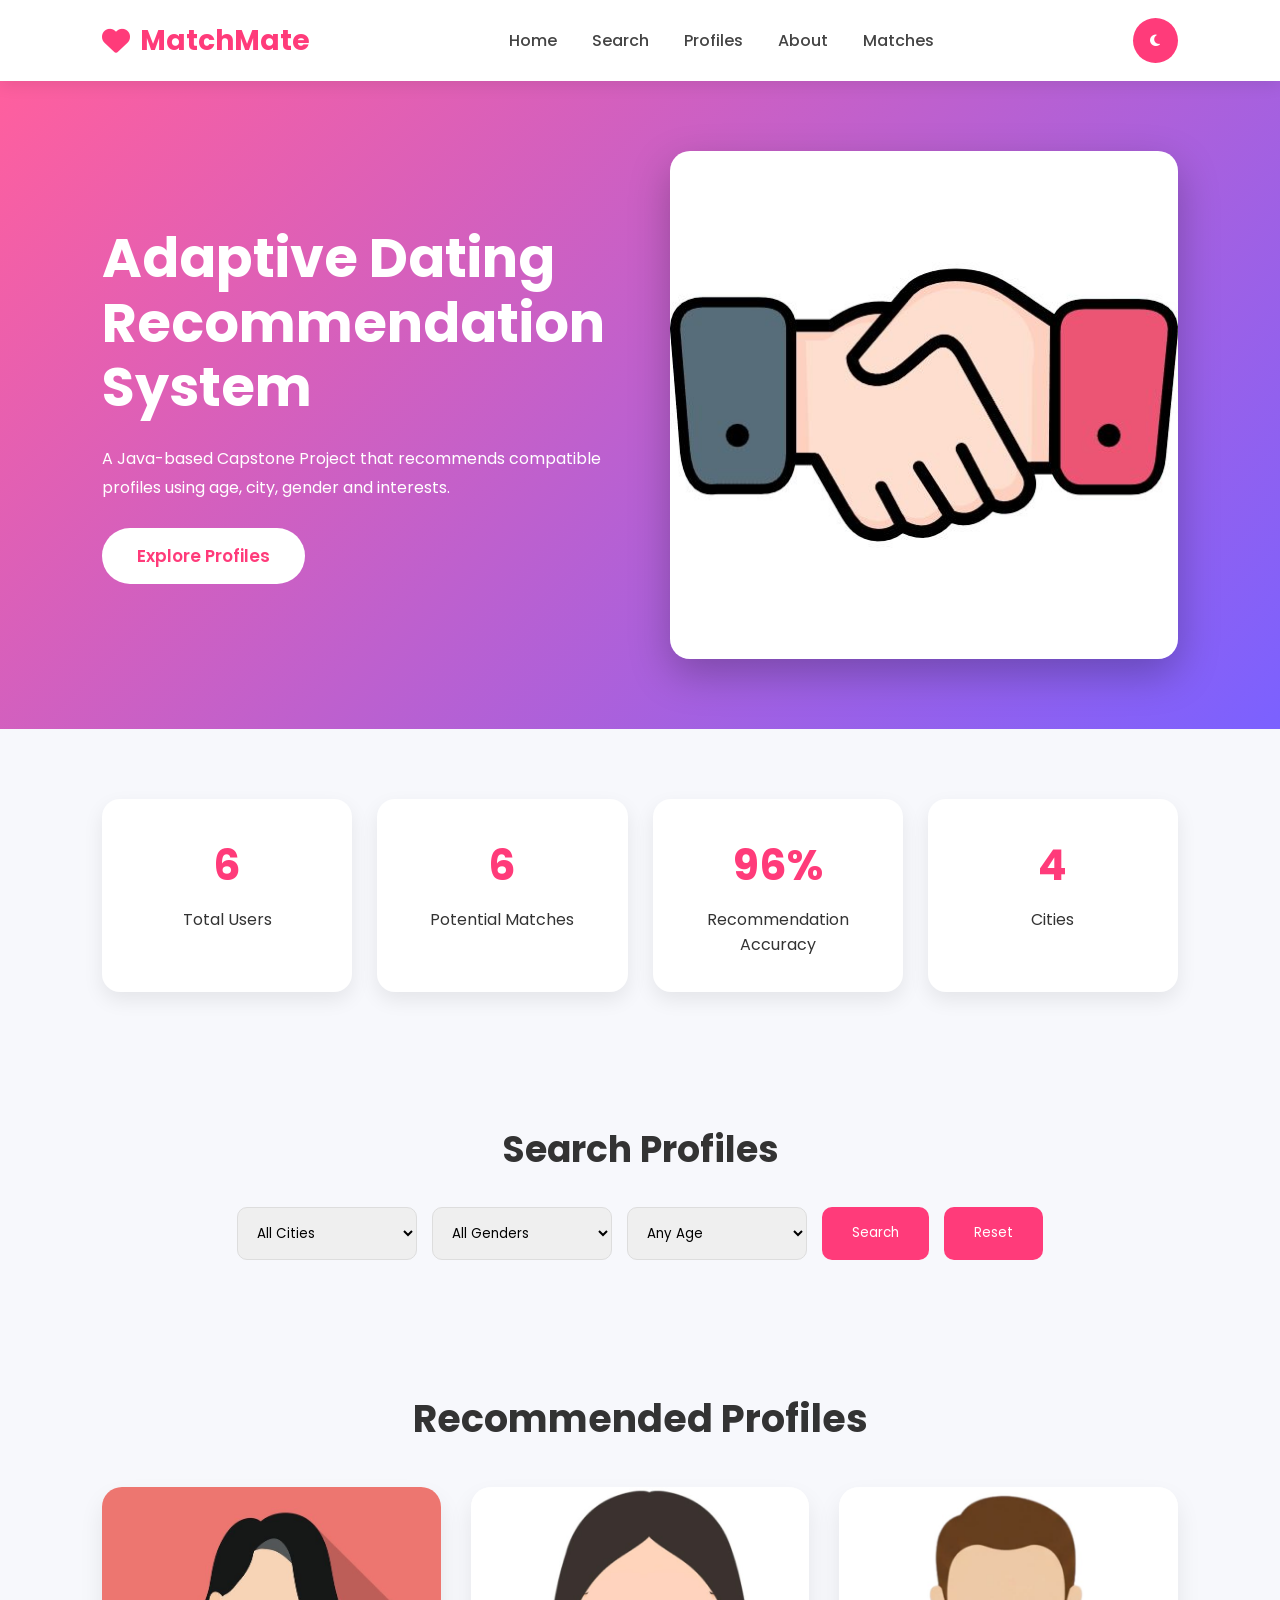
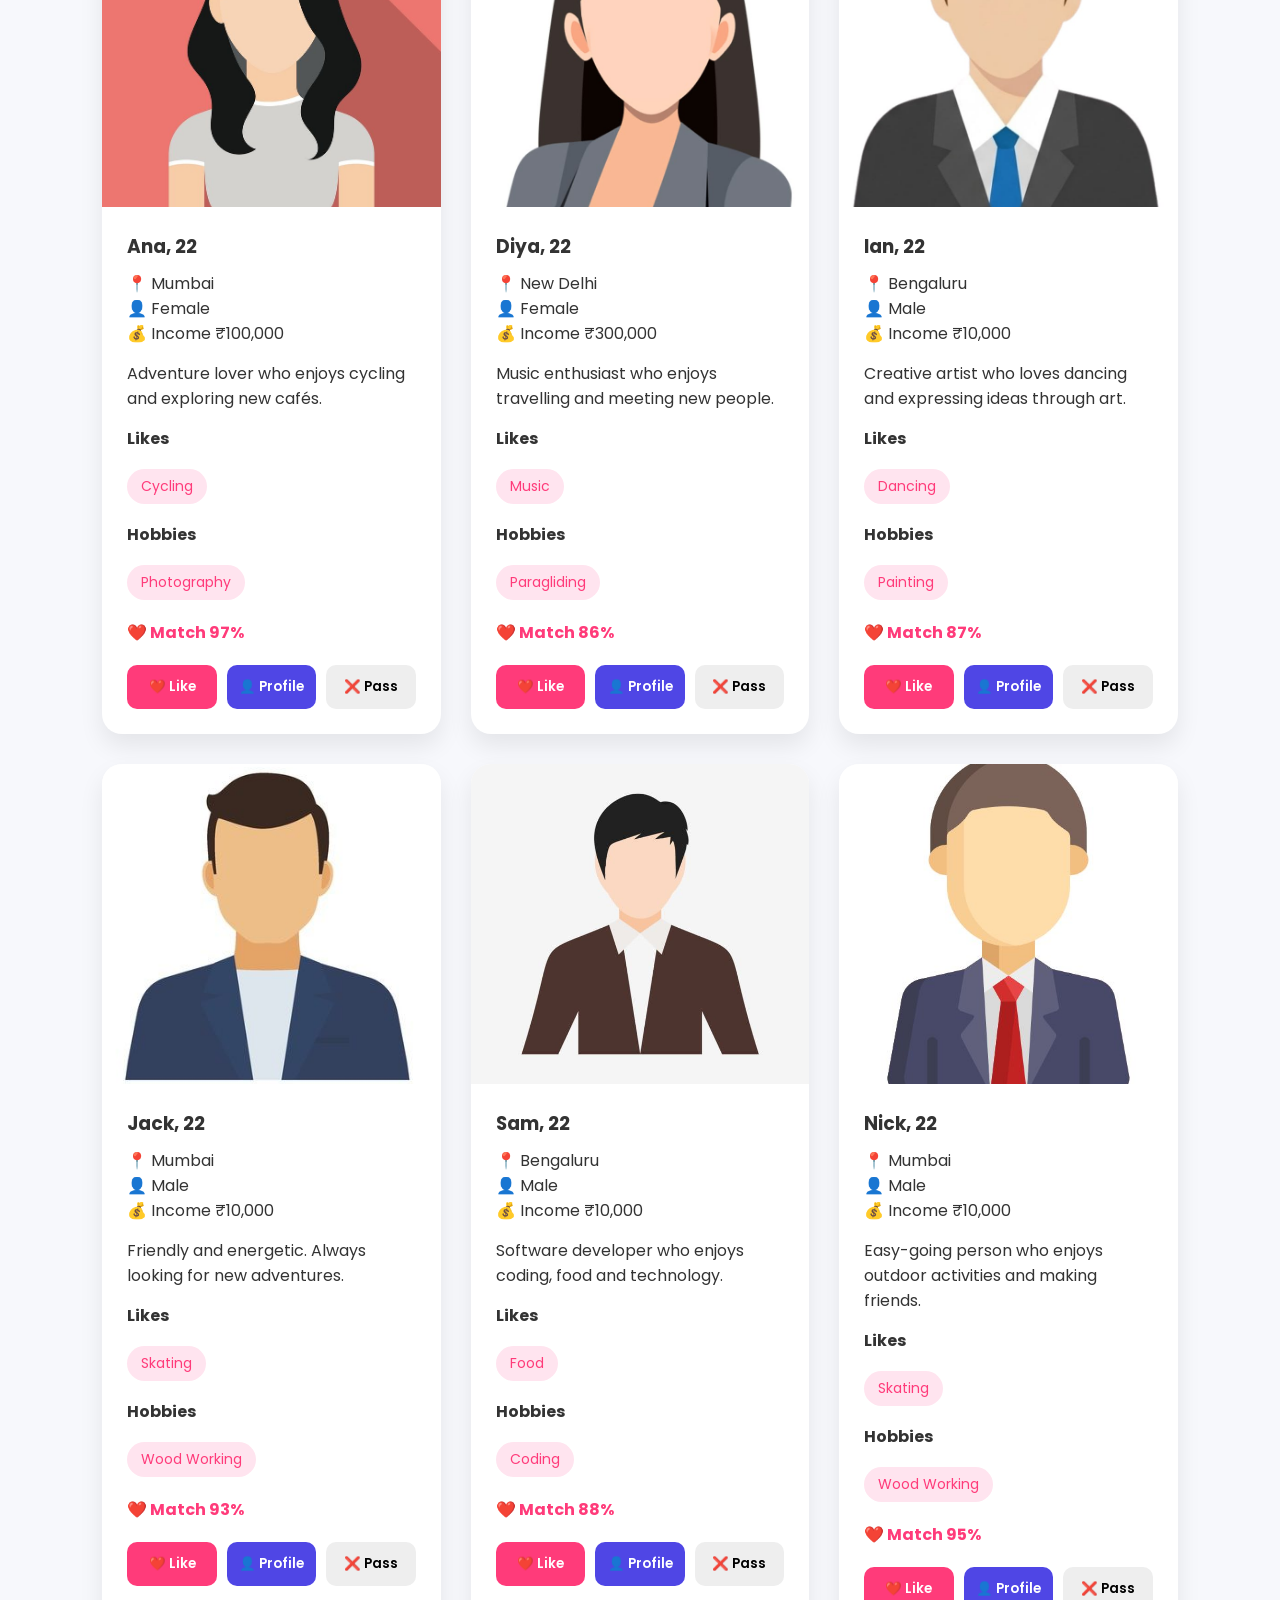
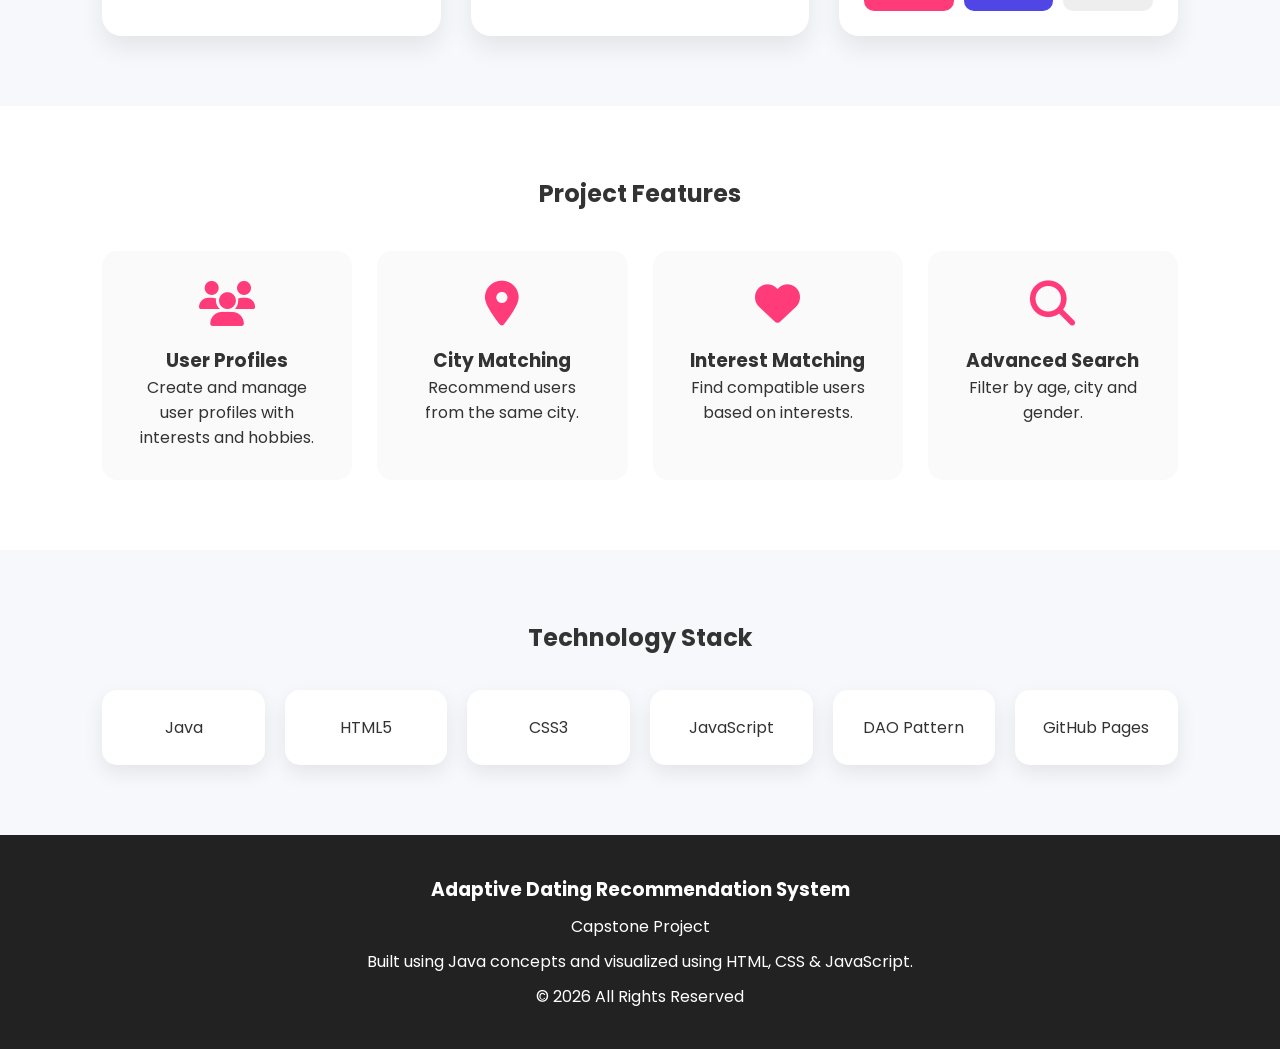
<file: index.html>
<!DOCTYPE html>
<html lang="en">

<head>

    <meta charset="UTF-8">

    <meta
        name="viewport"
        content="width=device-width, initial-scale=1.0">

    <title>Adaptive Dating Recommendation System</title>

    <link rel="stylesheet" href="styles.css">

    <link
        rel="preconnect"
        href="https://fonts.googleapis.com">

    <link
        rel="preconnect"
        href="https://fonts.gstatic.com"
        crossorigin>

    <link
        href="https://fonts.googleapis.com/css2?family=Poppins:wght@300;400;500;600;700&display=swap"
        rel="stylesheet">

    <link
        rel="stylesheet"
        href="https://cdnjs.cloudflare.com/ajax/libs/font-awesome/6.5.2/css/all.min.css">

</head>

<body>

<!-- ================= NAVBAR ================= -->

<header>

<nav class="navbar">

<div class="logo">

<i class="fa-solid fa-heart"></i>

<span>MatchMate</span>

</div>

<ul class="nav-links">

<li><a href="#home">Home</a></li>

<li><a href="#search">Search</a></li>

<li><a href="#profiles">Profiles</a></li>

<li><a href="pages/about.html">About</a></li>

<li><a href="pages/matches.html">Matches</a></li>

</ul>

<button id="themeBtn">

<i class="fa-solid fa-moon"></i>

</button>

</nav>

</header>

<!-- ================= HERO ================= -->

<section class="hero" id="home">

<div class="hero-content">

<h1>

Adaptive Dating Recommendation System

</h1>

<p>

A Java-based Capstone Project that recommends compatible
profiles using age, city, gender and interests.

</p>

<a href="#profiles">

<button>

Explore Profiles

</button>

</a>

</div>

<div class="hero-image">

<img
src="images/hero.jpg"
alt="Hero Image">

</div>

</section>

<!-- ================= STATS ================= -->

<section class="stats">

<div class="stat-card">

<h2 id="userCount">

0

</h2>

<p>Total Users</p>

</div>

<div class="stat-card">

<h2 id="matchCount">

0

</h2>

<p>Potential Matches</p>

</div>

<div class="stat-card">

<h2>

96%

</h2>

<p>Recommendation Accuracy</p>

</div>

<div class="stat-card">

<h2>

4

</h2>

<p>Cities</p>

</div>

</section>

<!-- ================= SEARCH ================= -->

<section
id="search"
class="search-section">

<h2>

Search Profiles

</h2>

<div class="search-box">

<select id="city">

<option value="">All Cities</option>

<option>Mumbai</option>

<option>New Delhi</option>

<option>Bengaluru</option>

</select>

<select id="gender">

<option value="">All Genders</option>

<option>Male</option>

<option>Female</option>

</select>

<select id="age">

<option value="">Any Age</option>

<option>20</option>

<option>21</option>

<option>22</option>

<option>23</option>

<option>24</option>

<option>25</option>

</select>

<button id="searchBtn">

Search

</button>

<button id="resetBtn">

Reset

</button>

</div>

</section>

<!-- ================= USER CARDS ================= -->

<section
id="profiles"
class="profiles">

<h2>

Recommended Profiles

</h2>

<div
id="userContainer"
class="user-grid">

</div>

</section>

<!-- ================= PROJECT FEATURES ================= -->

<section class="features">

<h2>

Project Features

</h2>

<div class="feature-grid">

<div class="feature">

<i class="fa-solid fa-users"></i>

<h3>User Profiles</h3>

<p>

Create and manage user profiles with interests and hobbies.

</p>

</div>

<div class="feature">

<i class="fa-solid fa-location-dot"></i>

<h3>City Matching</h3>

<p>

Recommend users from the same city.

</p>

</div>

<div class="feature">

<i class="fa-solid fa-heart"></i>

<h3>Interest Matching</h3>

<p>

Find compatible users based on interests.

</p>

</div>

<div class="feature">

<i class="fa-solid fa-magnifying-glass"></i>

<h3>Advanced Search</h3>

<p>

Filter by age, city and gender.

</p>

</div>

</div>

</section>

<!-- ================= TECHNOLOGY ================= -->

<section class="tech">

<h2>

Technology Stack

</h2>

<div class="tech-grid">

<div>Java</div>

<div>HTML5</div>

<div>CSS3</div>

<div>JavaScript</div>

<div>DAO Pattern</div>

<div>GitHub Pages</div>

</div>

</section>

<!-- ================= FOOTER ================= -->

<footer>

<h3>

Adaptive Dating Recommendation System

</h3>

<p>

Capstone Project

</p>

<p>

Built using Java concepts and visualized using HTML, CSS & JavaScript.

</p>

<p>

© 2026 All Rights Reserved

</p>

</footer>

<script src="data.js"></script>

<script src="script.js"></script>

</body>

</html>
</file>
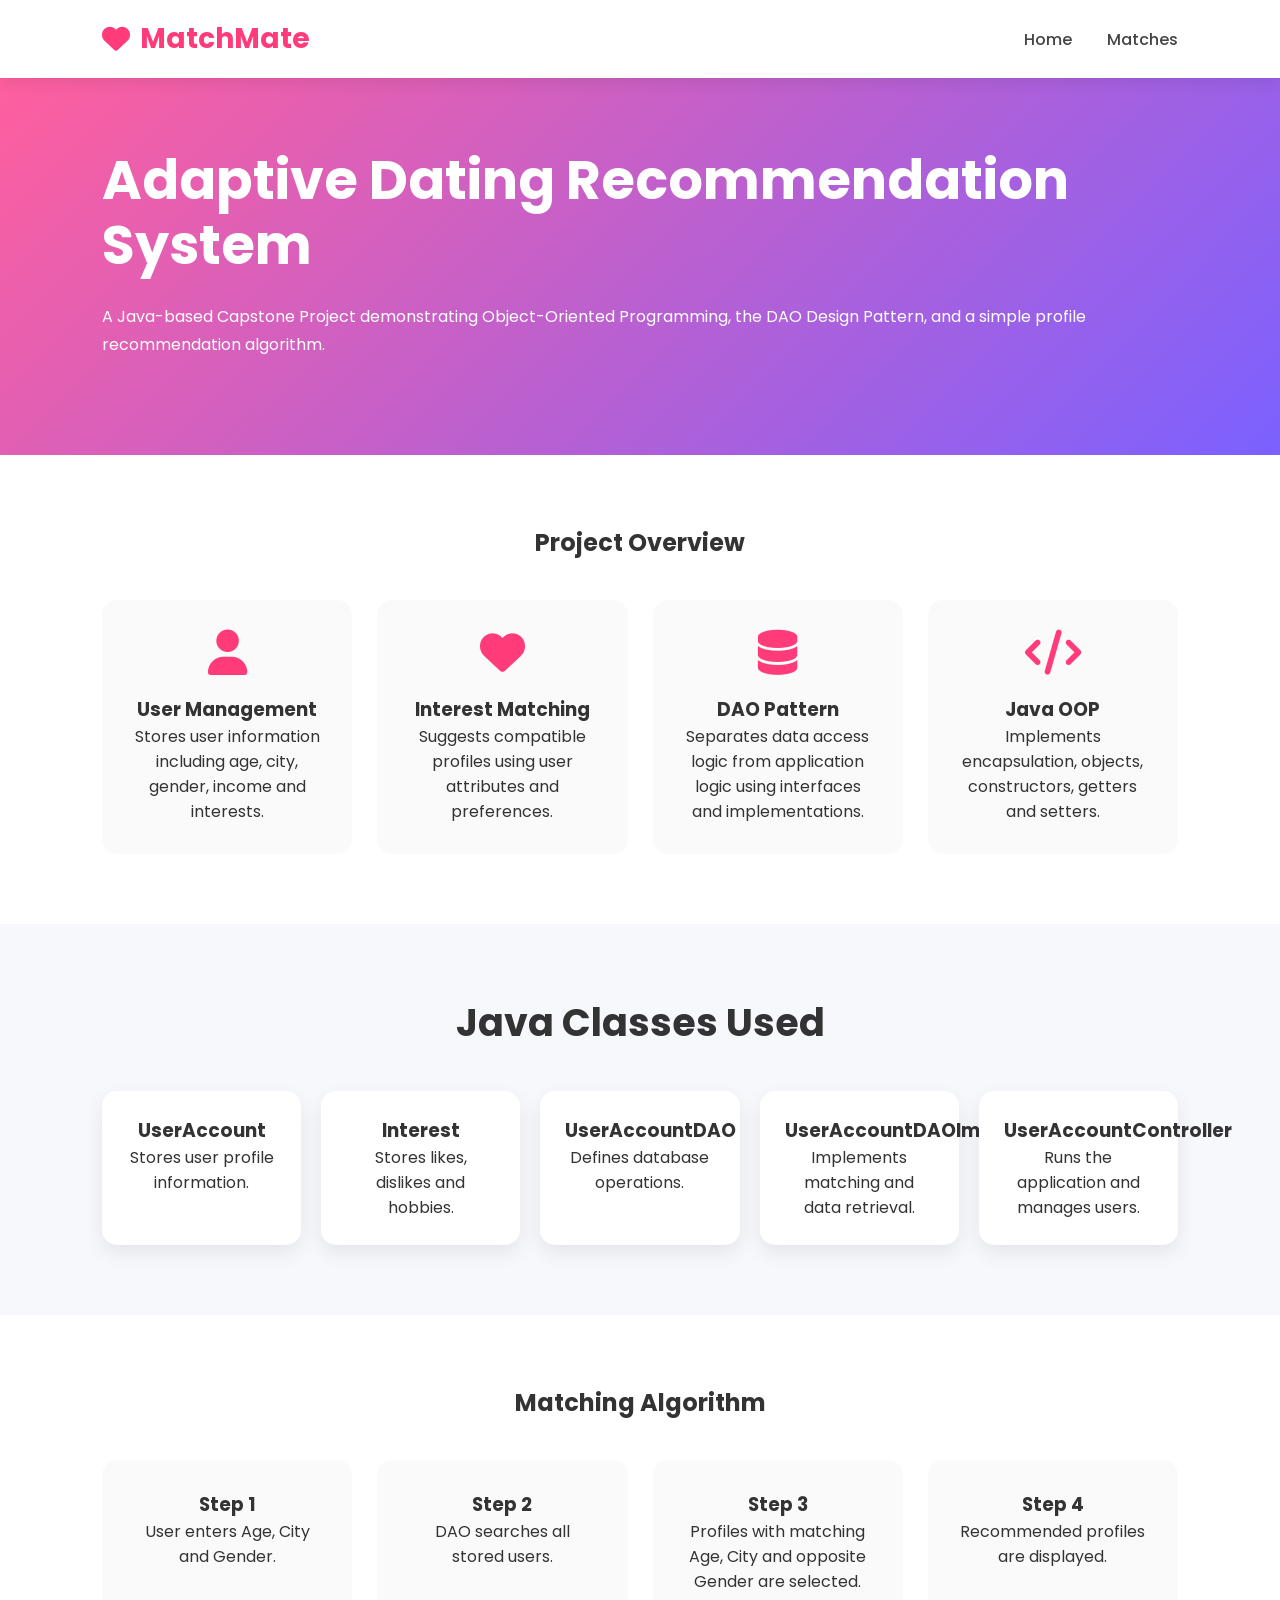
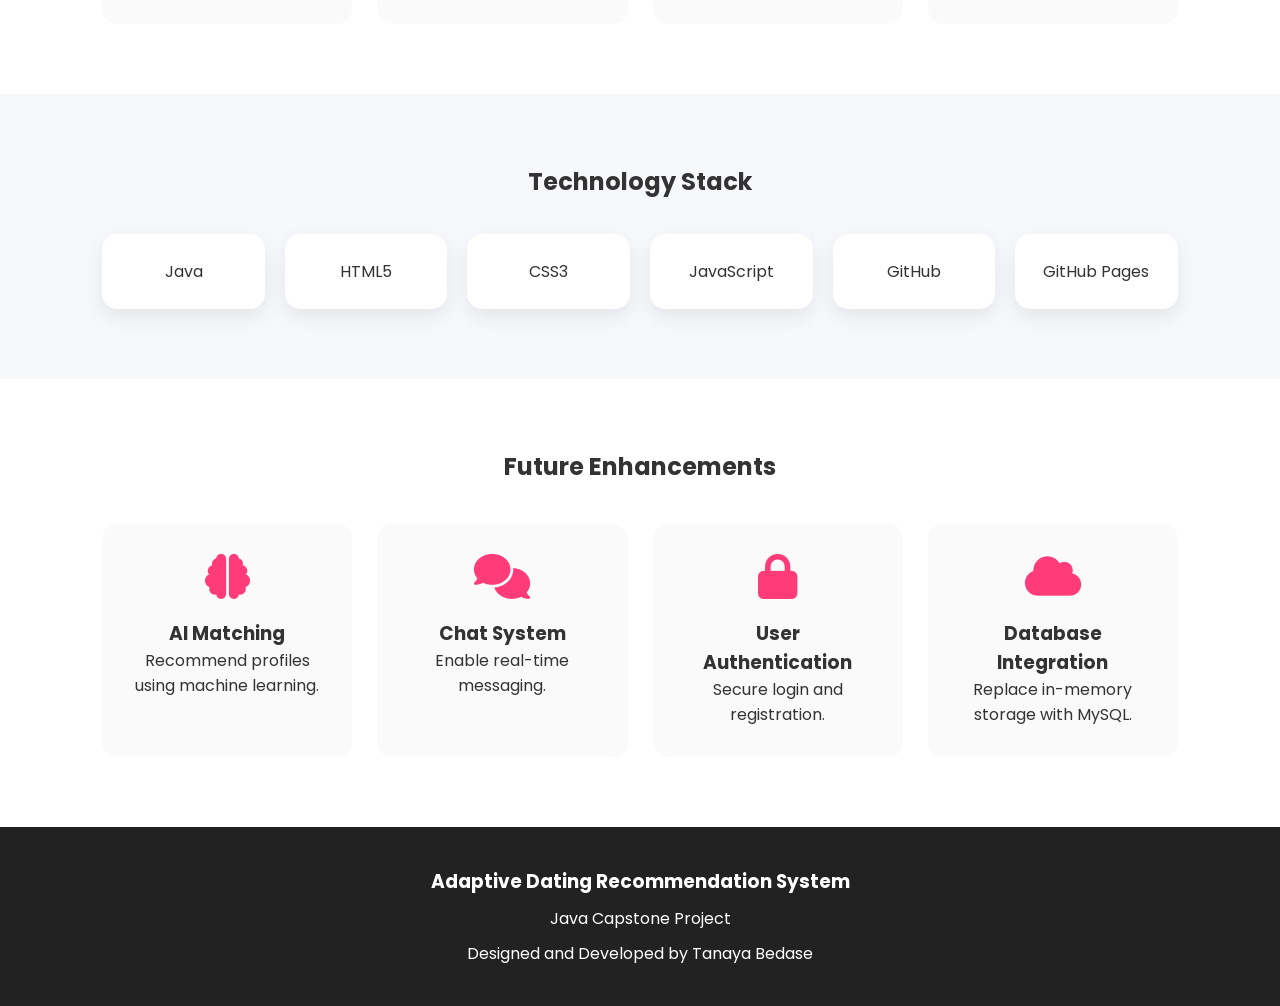
<file: pages/about.html>
<!DOCTYPE html>
<html lang="en">

<head>

    <meta charset="UTF-8">

    <meta name="viewport"
          content="width=device-width, initial-scale=1.0">

    <title>About Project</title>

    <link rel="stylesheet" href="../styles.css">

    <link rel="preconnect"
          href="https://fonts.googleapis.com">

    <link rel="preconnect"
          href="https://fonts.gstatic.com"
          crossorigin>

    <link href="https://fonts.googleapis.com/css2?family=Poppins:wght@300;400;500;600;700&display=swap"
          rel="stylesheet">

    <link rel="stylesheet"
          href="https://cdnjs.cloudflare.com/ajax/libs/font-awesome/6.5.2/css/all.min.css">

</head>

<body>

<!-- ================= NAVBAR ================= -->

<nav class="navbar">

<div class="logo">

<i class="fa-solid fa-heart"></i>

<span>MatchMate</span>

</div>

<ul class="nav-links">

<li><a href="../index.html">Home</a></li>

<li><a href="matches.html">Matches</a></li>

</ul>

</nav>

<!-- ================= HERO ================= -->

<section class="hero">

<div class="hero-content">

<h1>

Adaptive Dating Recommendation System

</h1>

<p>

A Java-based Capstone Project demonstrating Object-Oriented Programming,
the DAO Design Pattern, and a simple profile recommendation algorithm.

</p>

</div>

</section>

<!-- ================= OVERVIEW ================= -->

<section class="features">

<h2>Project Overview</h2>

<div class="feature-grid">

<div class="feature">

<i class="fa-solid fa-user"></i>

<h3>User Management</h3>

<p>

Stores user information including age, city,
gender, income and interests.

</p>

</div>

<div class="feature">

<i class="fa-solid fa-heart"></i>

<h3>Interest Matching</h3>

<p>

Suggests compatible profiles using user
attributes and preferences.

</p>

</div>

<div class="feature">

<i class="fa-solid fa-database"></i>

<h3>DAO Pattern</h3>

<p>

Separates data access logic from application
logic using interfaces and implementations.

</p>

</div>

<div class="feature">

<i class="fa-solid fa-code"></i>

<h3>Java OOP</h3>

<p>

Implements encapsulation, objects,
constructors, getters and setters.

</p>

</div>

</div>

</section>

<!-- ================= CLASS STRUCTURE ================= -->

<section class="profiles">

<h2>Java Classes Used</h2>

<div class="tech-grid">

<div>

<h3>UserAccount</h3>

<p>Stores user profile information.</p>

</div>

<div>

<h3>Interest</h3>

<p>Stores likes, dislikes and hobbies.</p>

</div>

<div>

<h3>UserAccountDAO</h3>

<p>Defines database operations.</p>

</div>

<div>

<h3>UserAccountDAOImpl</h3>

<p>Implements matching and data retrieval.</p>

</div>

<div>

<h3>UserAccountController</h3>

<p>Runs the application and manages users.</p>

</div>

</div>

</section>

<!-- ================= MATCHING FLOW ================= -->

<section class="features">

<h2>Matching Algorithm</h2>

<div class="feature-grid">

<div class="feature">

<h3>Step 1</h3>

<p>

User enters Age, City and Gender.

</p>

</div>

<div class="feature">

<h3>Step 2</h3>

<p>

DAO searches all stored users.

</p>

</div>

<div class="feature">

<h3>Step 3</h3>

<p>

Profiles with matching Age, City and
opposite Gender are selected.

</p>

</div>

<div class="feature">

<h3>Step 4</h3>

<p>

Recommended profiles are displayed.

</p>

</div>

</div>

</section>

<!-- ================= TECHNOLOGY ================= -->

<section class="tech">

<h2>Technology Stack</h2>

<div class="tech-grid">

<div>Java</div>

<div>HTML5</div>

<div>CSS3</div>

<div>JavaScript</div>

<div>GitHub</div>

<div>GitHub Pages</div>

</div>

</section>

<!-- ================= FUTURE IMPROVEMENTS ================= -->

<section class="features">

<h2>Future Enhancements</h2>

<div class="feature-grid">

<div class="feature">

<i class="fa-solid fa-brain"></i>

<h3>AI Matching</h3>

<p>

Recommend profiles using machine learning.

</p>

</div>

<div class="feature">

<i class="fa-solid fa-comments"></i>

<h3>Chat System</h3>

<p>

Enable real-time messaging.

</p>

</div>

<div class="feature">

<i class="fa-solid fa-lock"></i>

<h3>User Authentication</h3>

<p>

Secure login and registration.

</p>

</div>

<div class="feature">

<i class="fa-solid fa-cloud"></i>

<h3>Database Integration</h3>

<p>

Replace in-memory storage with MySQL.

</p>

</div>

</div>

</section>

<footer>

<h3>

Adaptive Dating Recommendation System

</h3>

<p>

Java Capstone Project

</p>

<p>

Designed and Developed by Tanaya Bedase

</p>

</footer>

</body>

</html>
</file>
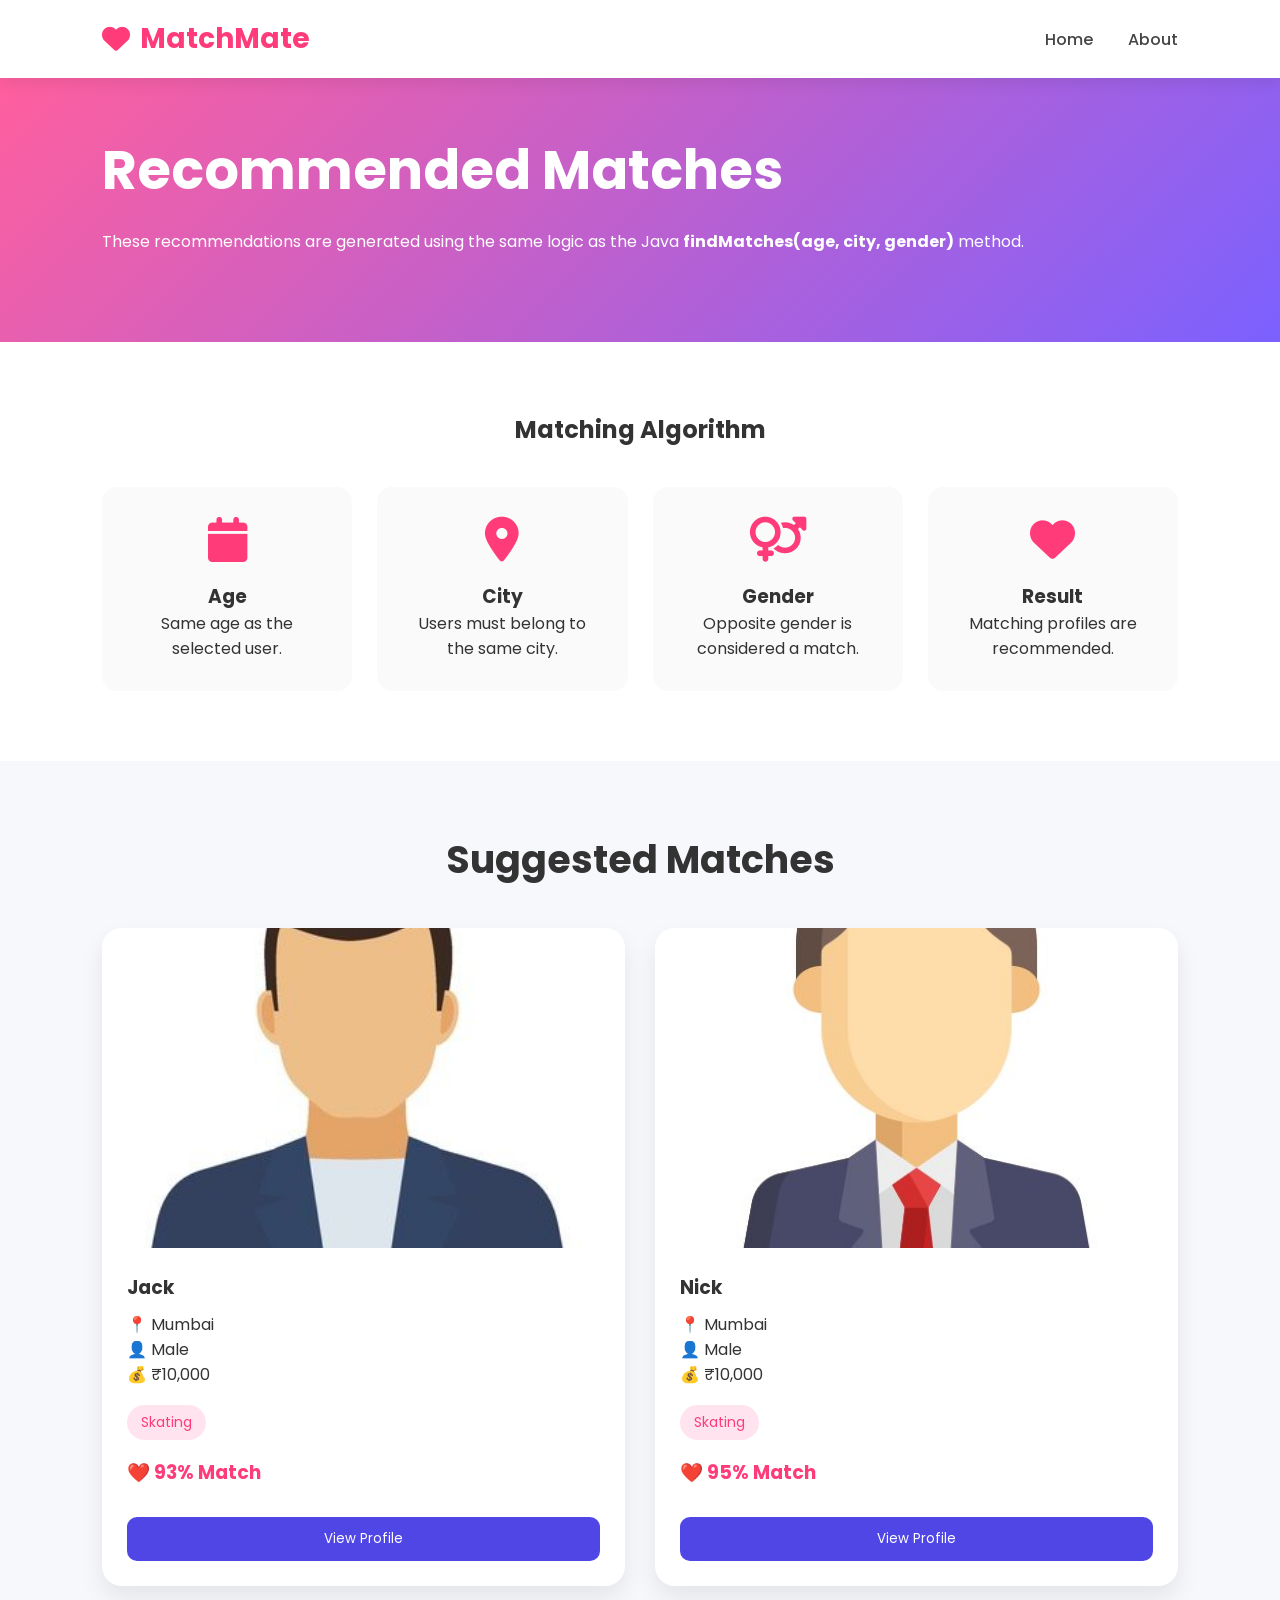
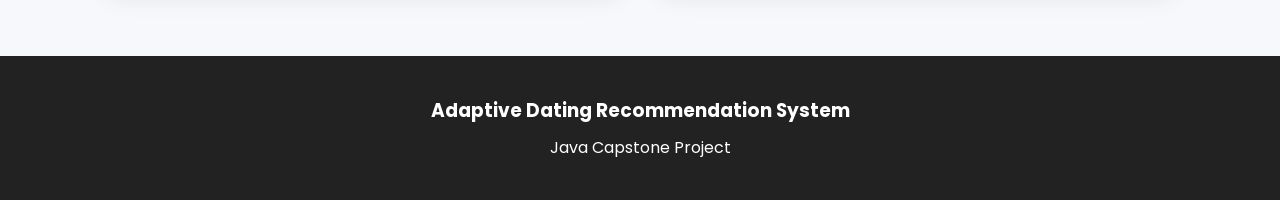
<file: pages/matches.html>
<!DOCTYPE html>
<html lang="en">
<head>

<meta charset="UTF-8">

<meta name="viewport" content="width=device-width, initial-scale=1.0">

<title>Recommended Matches</title>

<link rel="stylesheet" href="../styles.css">

<link rel="preconnect" href="https://fonts.googleapis.com">

<link rel="preconnect" href="https://fonts.gstatic.com" crossorigin>

<link href="https://fonts.googleapis.com/css2?family=Poppins:wght@300;400;500;600;700&display=swap" rel="stylesheet">

<link rel="stylesheet"
href="https://cdnjs.cloudflare.com/ajax/libs/font-awesome/6.5.2/css/all.min.css">

</head>

<body>

<!-- ================= NAVBAR ================= -->

<nav class="navbar">

<div class="logo">

<i class="fa-solid fa-heart"></i>

<span>MatchMate</span>

</div>

<ul class="nav-links">

<li><a href="../index.html">Home</a></li>

<li><a href="about.html">About</a></li>

</ul>

</nav>

<!-- ================= HEADER ================= -->

<section class="hero" style="padding:60px 8%;">

<div class="hero-content">

<h1>Recommended Matches</h1>

<p>

These recommendations are generated using the same logic as the Java
<b>findMatches(age, city, gender)</b> method.

</p>

</div>

</section>

<!-- ================= ALGORITHM ================= -->

<section class="features">

<h2>Matching Algorithm</h2>

<div class="feature-grid">

<div class="feature">

<i class="fa-solid fa-calendar"></i>

<h3>Age</h3>

<p>Same age as the selected user.</p>

</div>

<div class="feature">

<i class="fa-solid fa-location-dot"></i>

<h3>City</h3>

<p>Users must belong to the same city.</p>

</div>

<div class="feature">

<i class="fa-solid fa-venus-mars"></i>

<h3>Gender</h3>

<p>Opposite gender is considered a match.</p>

</div>

<div class="feature">

<i class="fa-solid fa-heart"></i>

<h3>Result</h3>

<p>Matching profiles are recommended.</p>

</div>

</div>

</section>

<!-- ================= MATCHES ================= -->

<section class="profiles">

<h2>Suggested Matches</h2>

<div id="matchContainer" class="user-grid">

</div>

</section>

<footer>

<h3>Adaptive Dating Recommendation System</h3>

<p>Java Capstone Project</p>

</footer>

<script src="../data.js"></script>

<script>

const container = document.getElementById("matchContainer");

/*
 Java Matching Logic

 if(age==22 &&
 city=="Mumbai" &&
 opposite gender)

*/

const matches = users.filter(user=>{

return user.age===22 &&

user.city==="Mumbai" &&

user.gender==="Male";

});

matches.forEach(user=>{

const score=Math.floor(Math.random()*8)+92;

container.innerHTML+=`

<div class="user-card">

<img src="../${user.image}">

<div class="user-info">

<h3>

${user.name}

</h3>

<p>

📍 ${user.city}

</p>

<p>

👤 ${user.gender}

</p>

<p>

💰 ₹${user.income.toLocaleString()}

</p>

<div class="tags">

${user.likes.map(item=>`

<span>${item}</span>

`).join("")}

</div>

<h3 style="color:#ff3b7a;">

❤️ ${score}% Match

</h3>

<a href="profile.html">

<button
style="
width:100%;
margin-top:20px;
padding:12px;
background:#4f46e5;
color:white;
border:none;
border-radius:10px;
cursor:pointer;
">

View Profile

</button>

</a>

</div>

</div>

`;

});

if(matches.length===0){

container.innerHTML=`

<div
style="
grid-column:1/-1;
text-align:center;
padding:60px;
">

<h2>

No Matches Found

</h2>

</div>

`;

}

</script>

</body>
</html>
</file>
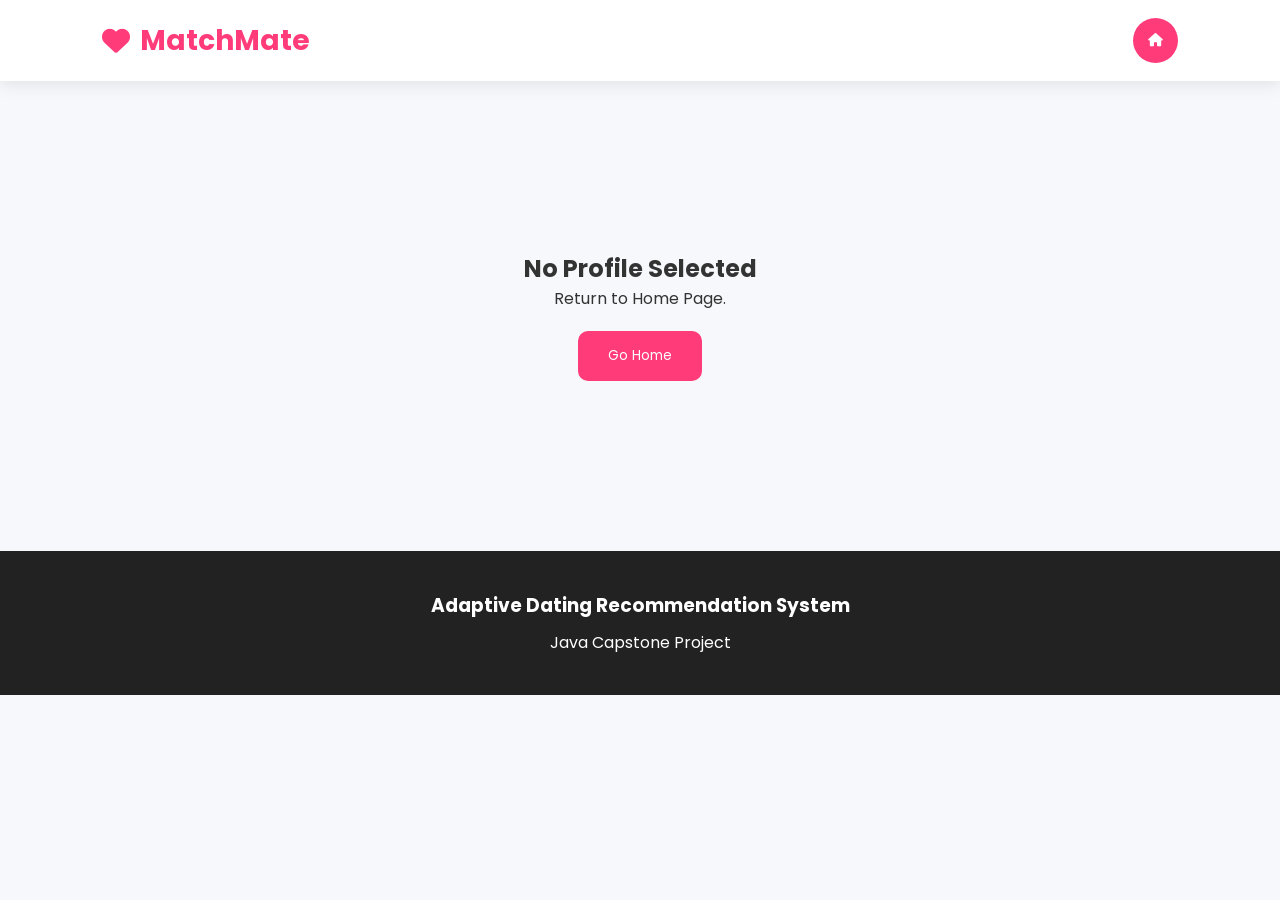
<file: pages/profile.html>
<!DOCTYPE html>
<html lang="en">

<head>

    <meta charset="UTF-8">

    <meta name="viewport"
          content="width=device-width, initial-scale=1.0">

    <title>User Profile</title>

    <link rel="stylesheet" href="../styles.css">

    <link rel="preconnect"
          href="https://fonts.googleapis.com">

    <link rel="preconnect"
          href="https://fonts.gstatic.com"
          crossorigin>

    <link href="https://fonts.googleapis.com/css2?family=Poppins:wght@300;400;500;600;700&display=swap"
          rel="stylesheet">

    <link rel="stylesheet"
          href="https://cdnjs.cloudflare.com/ajax/libs/font-awesome/6.5.2/css/all.min.css">

</head>

<body>

<header>

<nav class="navbar">

<div class="logo">

<i class="fa-solid fa-heart"></i>

<span>MatchMate</span>

</div>

<a href="../index.html">

<button id="themeBtn">

<i class="fa-solid fa-house"></i>

</button>

</a>

</nav>

</header>


<section
style="padding:70px 8%;">

<div
id="profileContainer">

</div>

</section>

<footer>

<h3>Adaptive Dating Recommendation System</h3>

<p>Java Capstone Project</p>

</footer>

<script>

const user = JSON.parse(localStorage.getItem("selectedUser"));

const container = document.getElementById("profileContainer");

if(user){

const compatibility = Math.floor(Math.random()*10)+90;

container.innerHTML = `

<div
style="
background:white;
border-radius:20px;
overflow:hidden;
max-width:900px;
margin:auto;
box-shadow:0 15px 35px rgba(0,0,0,.12);
">

<img src="../${user.image}">
style="
width:100%;
height:450px;
object-fit:cover;
">

<div
style="
padding:35px;
">

<h1>

${user.name}, ${user.age}

</h1>

<p>

📍 ${user.city}

</p>

<p>

👤 ${user.gender}

</p>

<p>

💰 Income ₹${user.income.toLocaleString()}

</p>

<h2
style="margin-top:30px;">

About

</h2>

<p>

${user.bio}

</p>

<h2
style="margin-top:30px;">

Likes

</h2>

<div
class="tags">

${user.likes.map(item=>`

<span>

${item}

</span>

`).join("")}

</div>

<h2
style="margin-top:30px;">

Dislikes

</h2>

<div
class="tags">

${user.dislikes.map(item=>`

<span>

${item}

</span>

`).join("")}

</div>

<h2
style="margin-top:30px;">

Hobbies

</h2>

<div
class="tags">

${user.hobbies.map(item=>`

<span>

${item}

</span>

`).join("")}

</div>

<h2
style="
margin-top:30px;
color:#ff3b7a;
">

❤️ Compatibility Score

${compatibility}%

</h2>

<div
style="
margin-top:35px;
display:flex;
gap:15px;
">

<button
onclick="likeProfile()"
style="
flex:1;
padding:15px;
background:#ff3b7a;
color:white;
border:none;
border-radius:10px;
cursor:pointer;
">

❤️ Like

</button>

<button
onclick="goBack()"
style="
flex:1;
padding:15px;
background:#4f46e5;
color:white;
border:none;
border-radius:10px;
cursor:pointer;
">

← Back

</button>

</div>

</div>

</div>

`;

}else{

container.innerHTML=`

<div
style="
text-align:center;
padding:100px;
">

<h2>

No Profile Selected

</h2>

<p>

Return to Home Page.

</p>

<a href="../index.html">

<button
style="
margin-top:20px;
padding:15px 30px;
background:#ff3b7a;
color:white;
border:none;
border-radius:10px;
cursor:pointer;
">

Go Home

</button>

</a>

</div>

`;

}

function likeProfile(){

alert("❤️ You liked " + user.name);

}

function goBack(){

window.location.href="../index.html";

}

</script>

</body>

</html>
</file>
<file: styles.css>
/* ===================================
   RESET
=================================== */

*{
    margin:0;
    padding:0;
    box-sizing:border-box;
    font-family:'Poppins',sans-serif;
}

html{
    scroll-behavior:smooth;
}

body{
    background:#f7f8fc;
    color:#333;
    transition:.3s;
}

a{
    text-decoration:none;
}

img{
    max-width:100%;
    display:block;
}

/* ===================================
   NAVBAR
=================================== */

.navbar{

    display:flex;

    justify-content:space-between;

    align-items:center;

    padding:18px 8%;

    background:white;

    position:sticky;

    top:0;

    z-index:999;

    box-shadow:0 5px 15px rgba(0,0,0,.08);

}

.logo{

    display:flex;

    align-items:center;

    gap:10px;

    font-size:28px;

    font-weight:700;

    color:#ff3b7a;

}

.nav-links{

    display:flex;

    gap:35px;

    list-style:none;

}

.nav-links a{

    color:#444;

    font-weight:500;

}

.nav-links a:hover{

    color:#ff3b7a;

}

#themeBtn{

    width:45px;

    height:45px;

    border:none;

    border-radius:50%;

    background:#ff3b7a;

    color:white;

    cursor:pointer;

}

/* ===================================
   HERO
=================================== */

.hero{

    display:flex;

    justify-content:space-between;

    align-items:center;

    gap:60px;

    padding:70px 8%;

    background:linear-gradient(135deg,#ff5f9e,#7b61ff);

    color:white;

}

.hero-content{

    flex:1;

}

.hero-content h1{

    font-size:54px;

    line-height:1.2;

}

.hero-content p{

    margin:25px 0;

    line-height:1.8;

}

.hero-content button{

    padding:15px 35px;

    border:none;

    border-radius:30px;

    background:white;

    color:#ff3b7a;

    font-size:17px;

    font-weight:600;

    cursor:pointer;

    transition:.3s;

}

.hero-content button:hover{

    transform:translateY(-4px);

}

.hero-image{

    flex:1;

}

.hero-image img{

    border-radius:20px;

    box-shadow:0 15px 40px rgba(0,0,0,.25);

}

/* ===================================
   STATS
=================================== */

.stats{

    display:grid;

    grid-template-columns:repeat(auto-fit,minmax(220px,1fr));

    gap:25px;

    padding:70px 8%;

}

.stat-card{

    background:white;

    padding:35px;

    text-align:center;

    border-radius:18px;

    box-shadow:0 8px 20px rgba(0,0,0,.08);

}

.stat-card h2{

    color:#ff3b7a;

    font-size:42px;

    margin-bottom:10px;

}

/* ===================================
   SEARCH
=================================== */

.search-section{

    padding:60px 8%;

}

.search-section h2{

    text-align:center;

    margin-bottom:30px;

    font-size:36px;

}

.search-box{

    display:flex;

    flex-wrap:wrap;

    justify-content:center;

    gap:15px;

}

.search-box select{

    padding:15px;

    min-width:180px;

    border:1px solid #ddd;

    border-radius:10px;

}

.search-box button{

    padding:15px 30px;

    border:none;

    border-radius:10px;

    cursor:pointer;

    background:#ff3b7a;

    color:white;

    transition:.3s;

}

.search-box button:hover{

    background:#d92a67;

}

/* ===================================
   PROFILES
=================================== */

.profiles{

    padding:70px 8%;

}

.profiles h2{

    text-align:center;

    margin-bottom:40px;

    font-size:38px;

}

.user-grid{

    display:grid;

    grid-template-columns:repeat(auto-fit,minmax(320px,1fr));

    gap:30px;

}

.user-card{

    background:white;

    border-radius:20px;

    overflow:hidden;

    box-shadow:0 12px 25px rgba(0,0,0,.08);

    transition:.3s;

}

.user-card:hover{

    transform:translateY(-8px);

}

.user-card img{

    width:100%;

    height:320px;

    object-fit:cover;

}

.user-info{

    padding:25px;

}

.user-info h3{

    margin-bottom:10px;

}

.tags{

    display:flex;

    flex-wrap:wrap;

    gap:10px;

    margin:18px 0;

}

.tags span{

    background:#ffe4ef;

    color:#ff3b7a;

    padding:7px 14px;

    border-radius:20px;

    font-size:14px;

}

.actions{

    display:flex;

    gap:10px;

    margin-top:20px;

}

.actions button{

    flex:1;

    padding:12px;

    border:none;

    border-radius:10px;

    cursor:pointer;

    font-weight:600;

}

.like{

    background:#ff3b7a;

    color:white;

}

.profile{

    background:#4f46e5;

    color:white;

}

.pass{

    background:#eee;

}

/* ===================================
   FEATURES
=================================== */

.features{

    padding:70px 8%;

    background:white;

}

.features h2{

    text-align:center;

    margin-bottom:40px;

}

.feature-grid{

    display:grid;

    grid-template-columns:repeat(auto-fit,minmax(220px,1fr));

    gap:25px;

}

.feature{

    background:#fafafa;

    padding:30px;

    border-radius:15px;

    text-align:center;

    transition:.3s;

}

.feature:hover{

    transform:translateY(-6px);

}

.feature i{

    color:#ff3b7a;

    font-size:45px;

    margin-bottom:20px;

}

/* ===================================
   TECHNOLOGY
=================================== */

.tech{

    padding:70px 8%;

}

.tech h2{

    text-align:center;

    margin-bottom:35px;

}

.tech-grid{

    display:grid;

    grid-template-columns:repeat(auto-fit,minmax(150px,1fr));

    gap:20px;

}

.tech-grid div{

    background:white;

    padding:25px;

    border-radius:15px;

    text-align:center;

    box-shadow:0 8px 20px rgba(0,0,0,.08);

}

/* ===================================
   FOOTER
=================================== */

footer{

    background:#222;

    color:white;

    text-align:center;

    padding:40px;

}

footer p{

    margin-top:10px;

}

/* ===================================
   DARK MODE
=================================== */

.dark{

    background:#151515;

    color:white;

}

.dark .navbar,

.dark .stat-card,

.dark .user-card,

.dark .feature,

.dark .tech-grid div{

    background:#242424;

    color:white;

}

.dark .nav-links a{

    color:white;

}

/* ===================================
   RESPONSIVE
=================================== */

@media(max-width:900px){

.hero{

    flex-direction:column;

    text-align:center;

}

.hero-content h1{

    font-size:40px;

}

.nav-links{

    display:none;

}

.search-box{

    flex-direction:column;

}

.actions{

    flex-direction:column;

}

}
</file>
